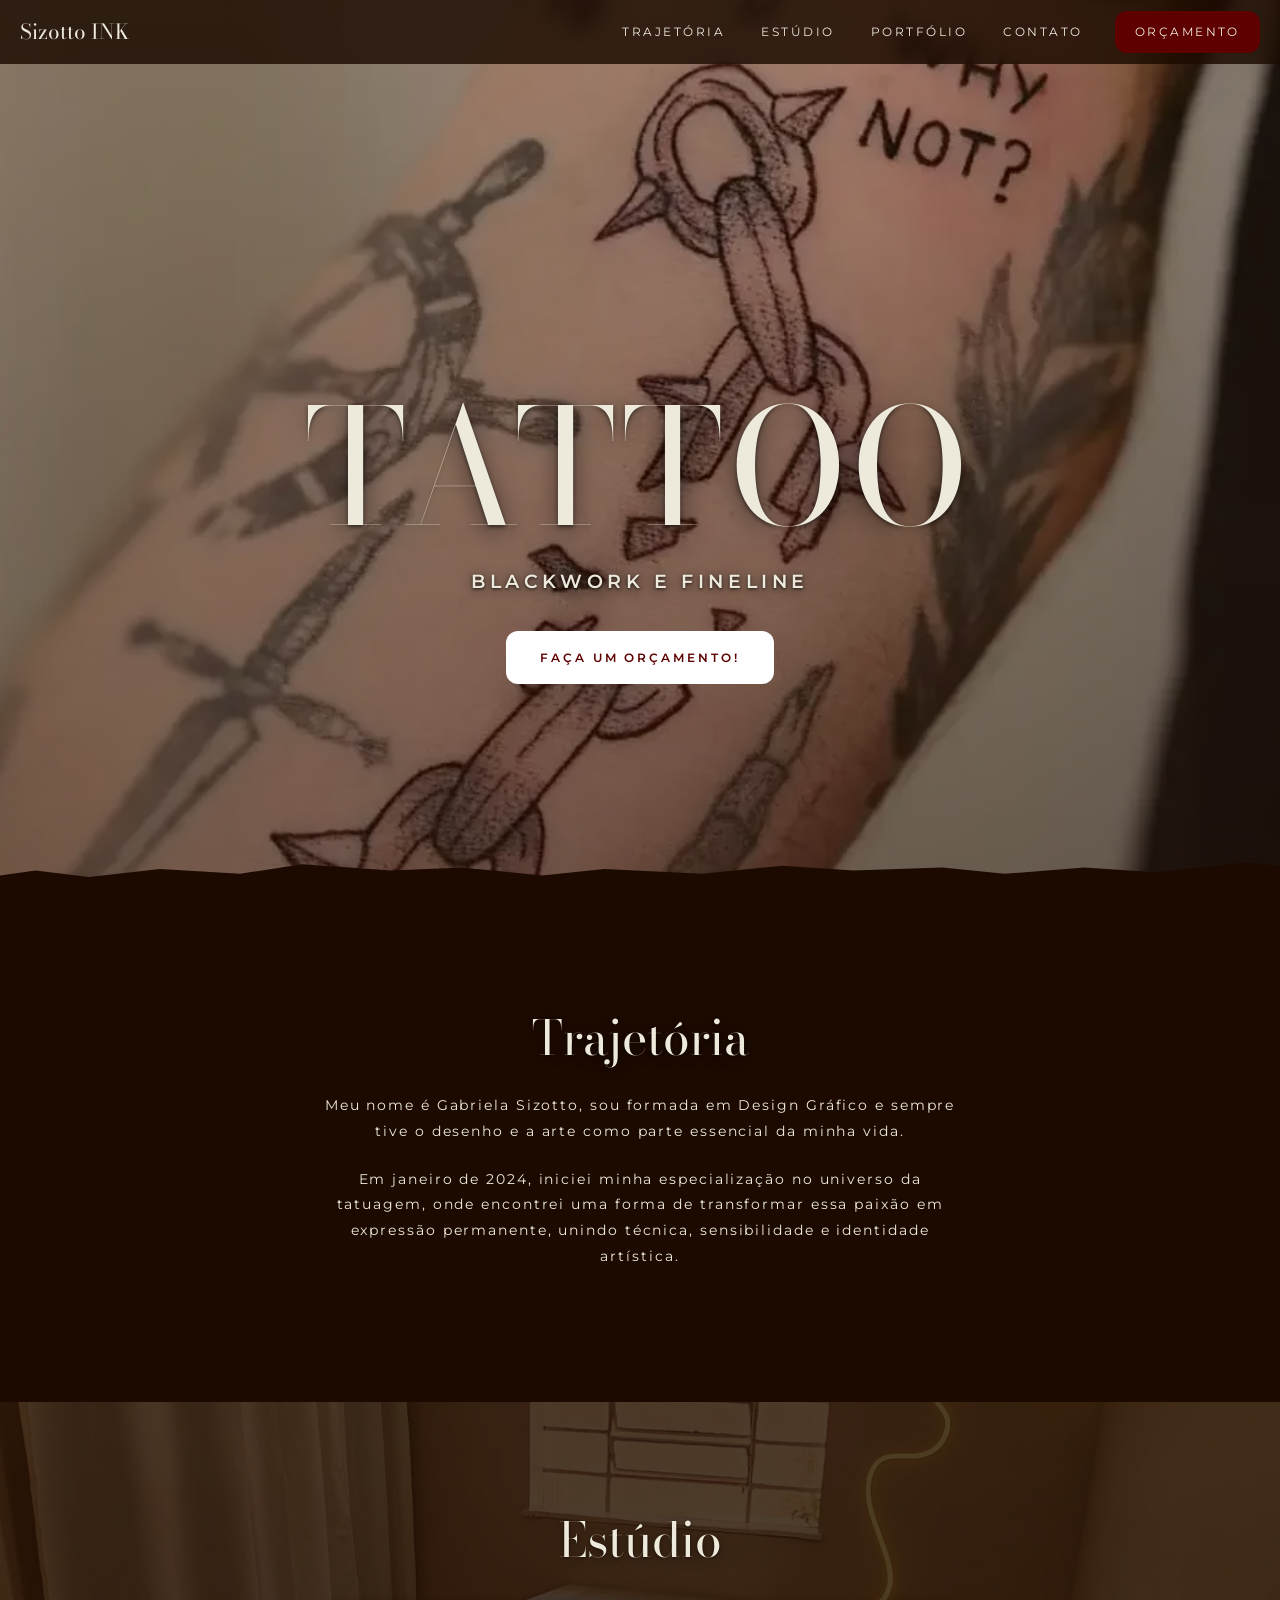
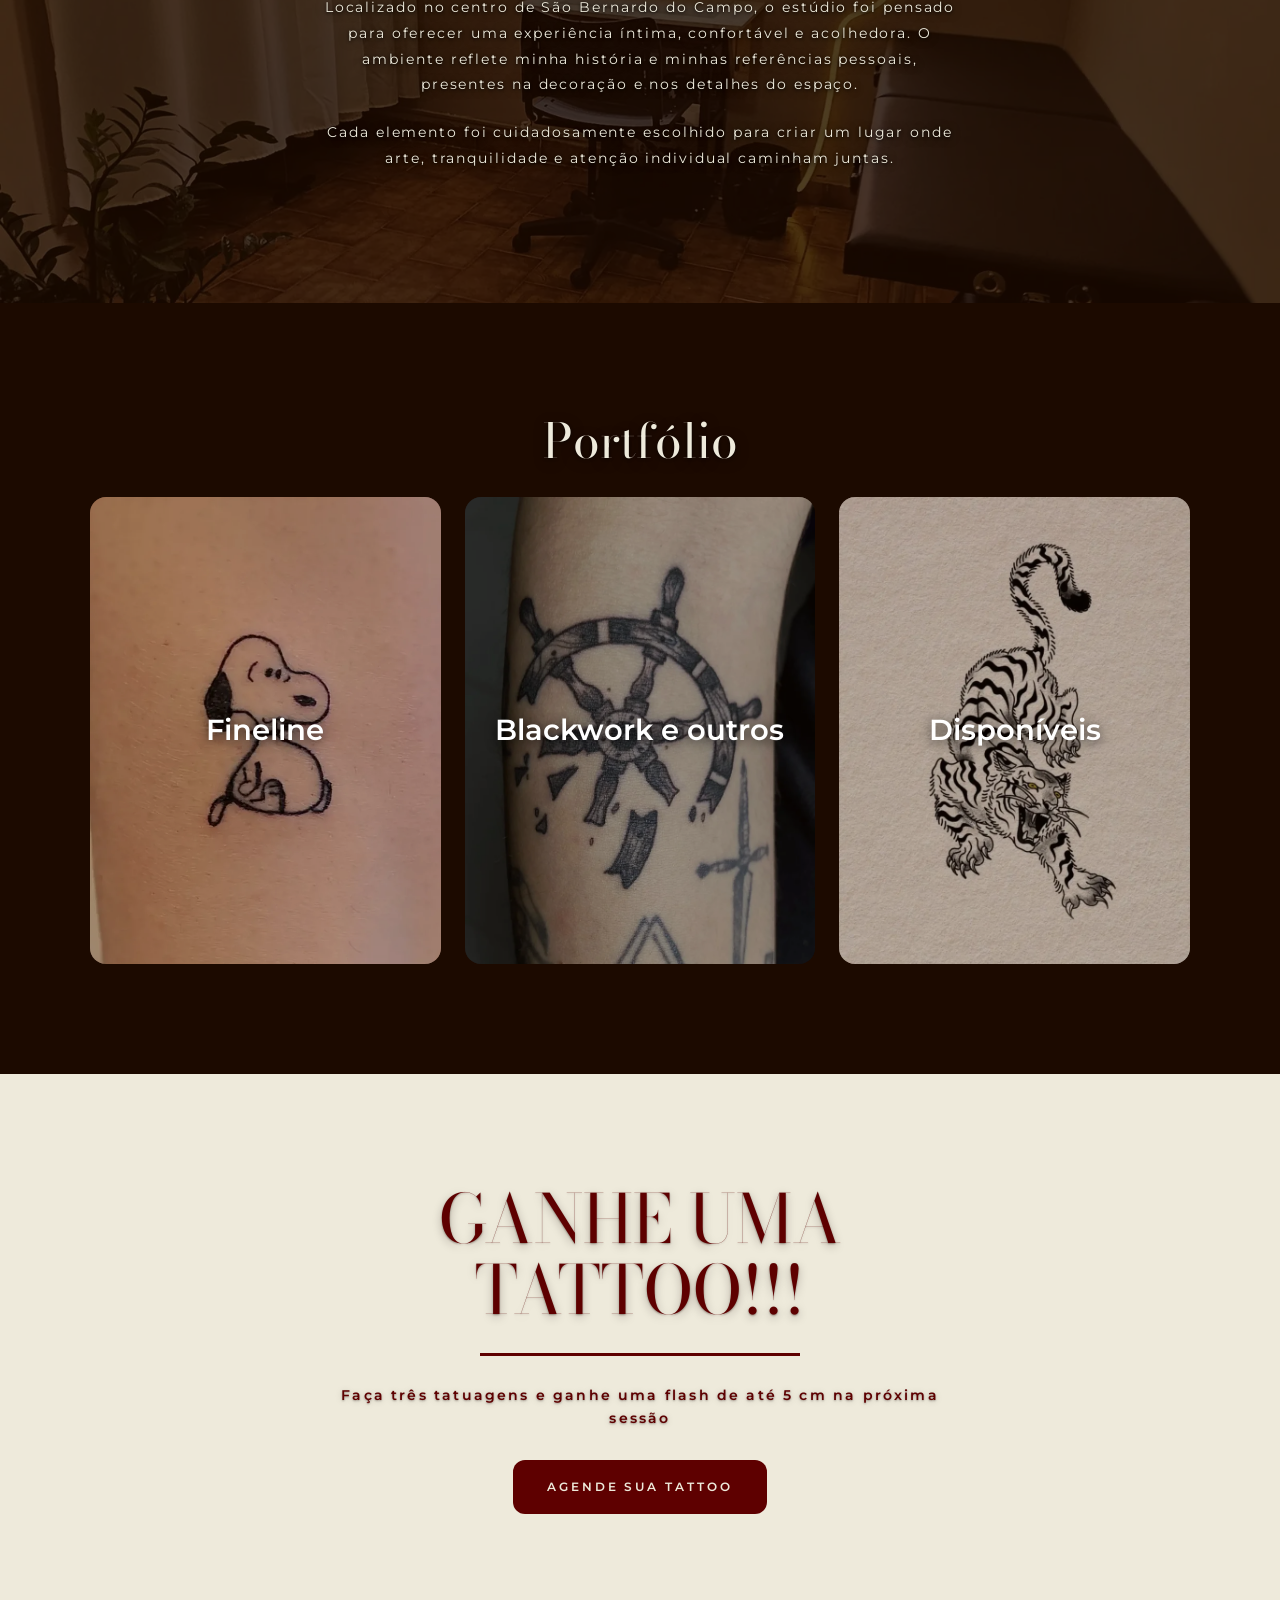
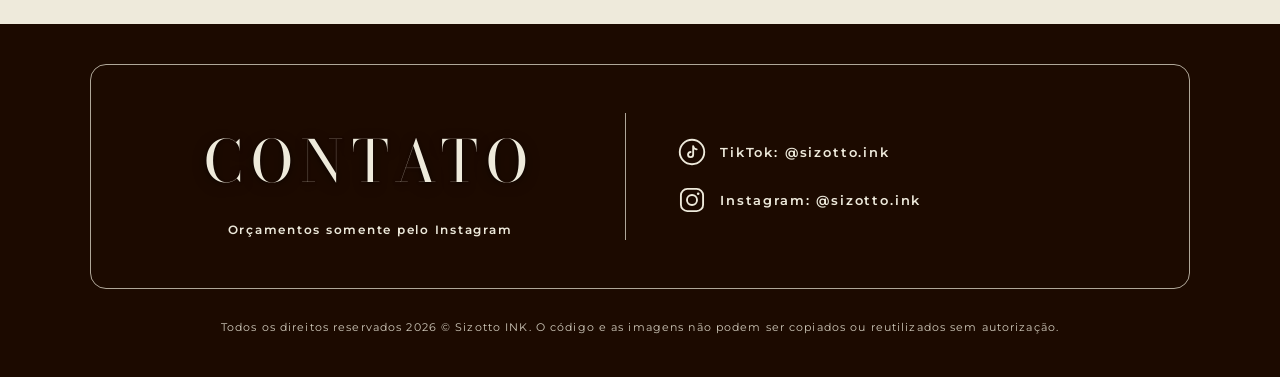
<file: index.html>
<!DOCTYPE html>
<html lang="pt-BR">
<head>
  <meta charset="utf-8">
  <meta name="viewport" content="width=device-width, initial-scale=1">
  <title>Tatuagem em São Bernardo do Campo | Sizotto INK</title>
  <meta name="description" content="Estúdio de tatuagem em São Bernardo do Campo com a tatuadora Gabriela Sizotto. Fineline, blackwork e flashes disponíveis. Faça seu orçamento.">
  <meta name="theme-color" content="#1C0A00">
  <link rel="icon" href="/favicon.svg" type="image/svg+xml">
  <link rel="canonical" href="https://sizottoink.vercel.app/">
  <!-- Search Console: para verificar o site, cole aqui a meta tag fornecida pelo Google, por exemplo <meta name="google-site-verification" content="CÓDIGO"> -->

  <meta property="og:type" content="website">
  <meta property="og:locale" content="pt_BR">
  <meta property="og:title" content="Sizotto INK | Tatuagem Fineline e Blackwork">
  <meta property="og:description" content="Fineline, blackwork e flashes disponíveis em São Bernardo do Campo.">
  <meta property="og:image" content="https://sizottoink.vercel.app/img/og-capa.jpg">
  <meta property="og:image:width" content="1200">
  <meta property="og:image:height" content="630">
  <meta property="og:image:alt" content="Sizotto INK, estúdio de tatuagem fineline e blackwork em São Bernardo do Campo">
  <meta property="og:url" content="https://sizottoink.vercel.app/">
  <meta name="twitter:card" content="summary_large_image">

  <link rel="preconnect" href="https://fonts.googleapis.com">
  <link rel="preconnect" href="https://fonts.gstatic.com" crossorigin>
  <link rel="stylesheet" href="https://fonts.googleapis.com/css2?family=Bodoni+Moda:opsz,wght@6..96,400&family=Montserrat:wght@400;500;600&display=swap">
  <link rel="preload" as="image" href="img/hero-corrente-mobile.webp" media="(max-width: 767px)" fetchpriority="high">
  <link rel="preload" as="image" href="img/hero-corrente.webp" media="(min-width: 768px)" fetchpriority="high">
  <link rel="stylesheet" href="css/variables.css">
  <link rel="stylesheet" href="css/base.css">
  <link rel="stylesheet" href="css/components.css">

  <script type="application/ld+json">
  {
    "@context": "https://schema.org",
    "@graph": [
      {
        "@type": "WebSite",
        "@id": "https://sizottoink.vercel.app/#website",
        "url": "https://sizottoink.vercel.app/",
        "name": "Sizotto INK",
        "inLanguage": "pt-BR"
      },
      {
        "@type": "TattooParlor",
        "@id": "https://sizottoink.vercel.app/#estudio",
        "name": "Sizotto INK",
        "description": "Estúdio de tatuagem fineline e blackwork da tatuadora Gabriela Sizotto, em São Bernardo do Campo.",
        "url": "https://sizottoink.vercel.app/",
        "image": "https://sizottoink.vercel.app/img/og-capa.jpg",
        "founder": {
          "@type": "Person",
          "name": "Gabriela Sizotto"
        },
        "address": {
          "@type": "PostalAddress",
          "addressLocality": "São Bernardo do Campo",
          "addressRegion": "SP",
          "addressCountry": "BR"
        },
        "sameAs": [
          "https://www.instagram.com/sizotto.ink",
          "https://www.tiktok.com/@sizotto.ink"
        ]
      }
    ]
  }
  </script>
</head>
<body>
  <a class="skip" href="#conteudo">Ir para o conteúdo</a>

  <header class="nav" id="nav">
    <a class="nav__logo" href="#topo" aria-label="Sizotto INK, voltar ao topo">Sizotto INK</a>
    <button class="nav__toggle" aria-expanded="false" aria-controls="menu" aria-label="Abrir menu">
      <span></span><span></span><span></span>
    </button>
    <nav id="menu" class="nav__menu" aria-label="Principal">
      <a href="#trajetoria">Trajetória</a>
      <a href="#estudio">Estúdio</a>
      <a href="#portfolio">Portfólio</a>
      <a href="#contato">Contato</a>
      <a class="nav__cta" href="orcamento.html">Orçamento</a>
    </nav>
  </header>

  <main id="conteudo">
    <section class="hero" id="topo">
      <picture>
        <source media="(max-width: 767px)" srcset="img/hero-corrente-mobile.webp" width="800" height="1067">
        <img class="hero__img" src="img/hero-corrente.webp" alt="Detalhe de tatuagem blackwork de corrente quebrada em pontilhismo no braço" width="1166" height="656" fetchpriority="high">
      </picture>
      <div class="hero__overlay"></div>
      <div class="hero__content">
        <h1 class="hero__title">TATTOO</h1>
        <p class="hero__sub">Blackwork e Fineline</p>
        <a class="btn btn--light" href="orcamento.html">Faça um orçamento!</a>
      </div>
      <svg class="hero__edge" viewBox="0 0 1440 60" preserveAspectRatio="none" aria-hidden="true">
        <path d="M0 60V28l40-6 60 8 80-10 90 6 70-12 100 8 80-4 90 10 70-8 110 6 90-10 80 6 100-4 70 8 90-8 80 6 100-12 80 8 90-4 70 6 90-8 100 6 70-6 60 4V60Z"/>
      </svg>
    </section>

    <section class="section section--dark" id="trajetoria">
      <div class="container container--text">
        <h2 class="section__title">Trajetória</h2>
        <p class="text">Meu nome é Gabriela Sizotto, sou formada em Design Gráfico e sempre tive o desenho e a arte como parte essencial da minha vida.</p>
        <p class="text">Em janeiro de 2024, iniciei minha especialização no universo da tatuagem, onde encontrei uma forma de transformar essa paixão em expressão permanente, unindo técnica, sensibilidade e identidade artística.</p>
      </div>
    </section>

    <section class="studio" id="estudio">
      <img class="studio__img" src="img/estudio.webp" alt="Sala do estúdio Sizotto INK com maca preta, cadeira, mesa de luz e janela de vidro" width="1600" height="1340" loading="lazy">
      <div class="studio__overlay"></div>
      <div class="container container--text studio__content">
        <h2 class="section__title">Estúdio</h2>
        <p class="text">Localizado no centro de São Bernardo do Campo, o estúdio foi pensado para oferecer uma experiência íntima, confortável e acolhedora. O ambiente reflete minha história e minhas referências pessoais, presentes na decoração e nos detalhes do espaço.</p>
        <p class="text">Cada elemento foi cuidadosamente escolhido para criar um lugar onde arte, tranquilidade e atenção individual caminham juntas.</p>
      </div>
    </section>

    <section class="section section--dark" id="portfolio">
      <div class="container">
        <h2 class="section__title">Portfólio</h2>
        <ul class="cards">
          <li>
            <a class="card" href="fineline.html">
              <img src="img/fineline-snoopy.webp" alt="Tatuagem fineline pequena de um cachorro sentado no tornozelo" width="675" height="900" loading="lazy">
              <span class="card__label">Fineline</span>
            </a>
          </li>
          <li>
            <a class="card" href="blackwork.html">
              <img src="img/blackwork-leme.webp" alt="Tatuagem blackwork de leme de navio quebrado no antebraço" width="750" height="1000" loading="lazy">
              <span class="card__label">Blackwork e outros</span>
            </a>
          </li>
          <li>
            <a class="card" href="disponiveis.html">
              <img src="img/flash-tigre.webp" alt="Flash disponível de um tigre desenhado em preto sobre papel creme" width="750" height="1000" loading="lazy">
              <span class="card__label">Disponíveis</span>
            </a>
          </li>
        </ul>
      </div>
    </section>

    <section class="section section--light promo" id="promocao">
      <div class="container container--text">
        <h2 class="promo__title">Ganhe uma tattoo!!!</h2>
        <hr class="promo__line">
        <p class="promo__text">Faça três tatuagens e ganhe uma flash de até 5 cm na próxima sessão</p>
        <a class="btn btn--wine" href="orcamento.html">Agende sua tattoo</a>
      </div>
    </section>
  </main>

  <footer class="section section--dark footer" id="contato">
    <div class="container">
      <div class="contact">
        <div class="contact__left">
          <h2 class="contact__title">Contato</h2>
          <p class="contact__note">Orçamentos somente pelo Instagram</p>
        </div>
        <ul class="contact__links">
          <li>
            <a href="https://www.tiktok.com/@sizotto.ink" target="_blank" rel="noopener">
              <svg viewBox="0 0 24 24" width="28" height="28" aria-hidden="true"><circle cx="12" cy="12" r="10.5" fill="none" stroke="currentColor" stroke-width="1.6"/><path d="M13 7v7.2a2.2 2.2 0 1 1-2.2-2.2M13 7c.3 1.7 1.4 2.6 3 2.8" fill="none" stroke="currentColor" stroke-width="1.6" stroke-linecap="round"/></svg>
              TikTok: @sizotto.ink
            </a>
          </li>
          <li>
            <a href="https://www.instagram.com/sizotto.ink" target="_blank" rel="noopener">
              <svg viewBox="0 0 24 24" width="28" height="28" aria-hidden="true"><rect x="2.5" y="2.5" width="19" height="19" rx="5.5" fill="none" stroke="currentColor" stroke-width="1.6"/><circle cx="12" cy="12" r="4.3" fill="none" stroke="currentColor" stroke-width="1.6"/><circle cx="17.3" cy="6.7" r="1.1" fill="currentColor"/></svg>
              Instagram: @sizotto.ink
            </a>
          </li>
        </ul>
      </div>
      <p class="footer__copy">Todos os direitos reservados 2026 © Sizotto INK. O código e as imagens não podem ser copiados ou reutilizados sem autorização.</p>
    </div>
  </footer>

  <a class="fab" href="orcamento.html">Orçamento</a>
  <script src="js/main.js" defer></script>
</body>
</html>
</file>
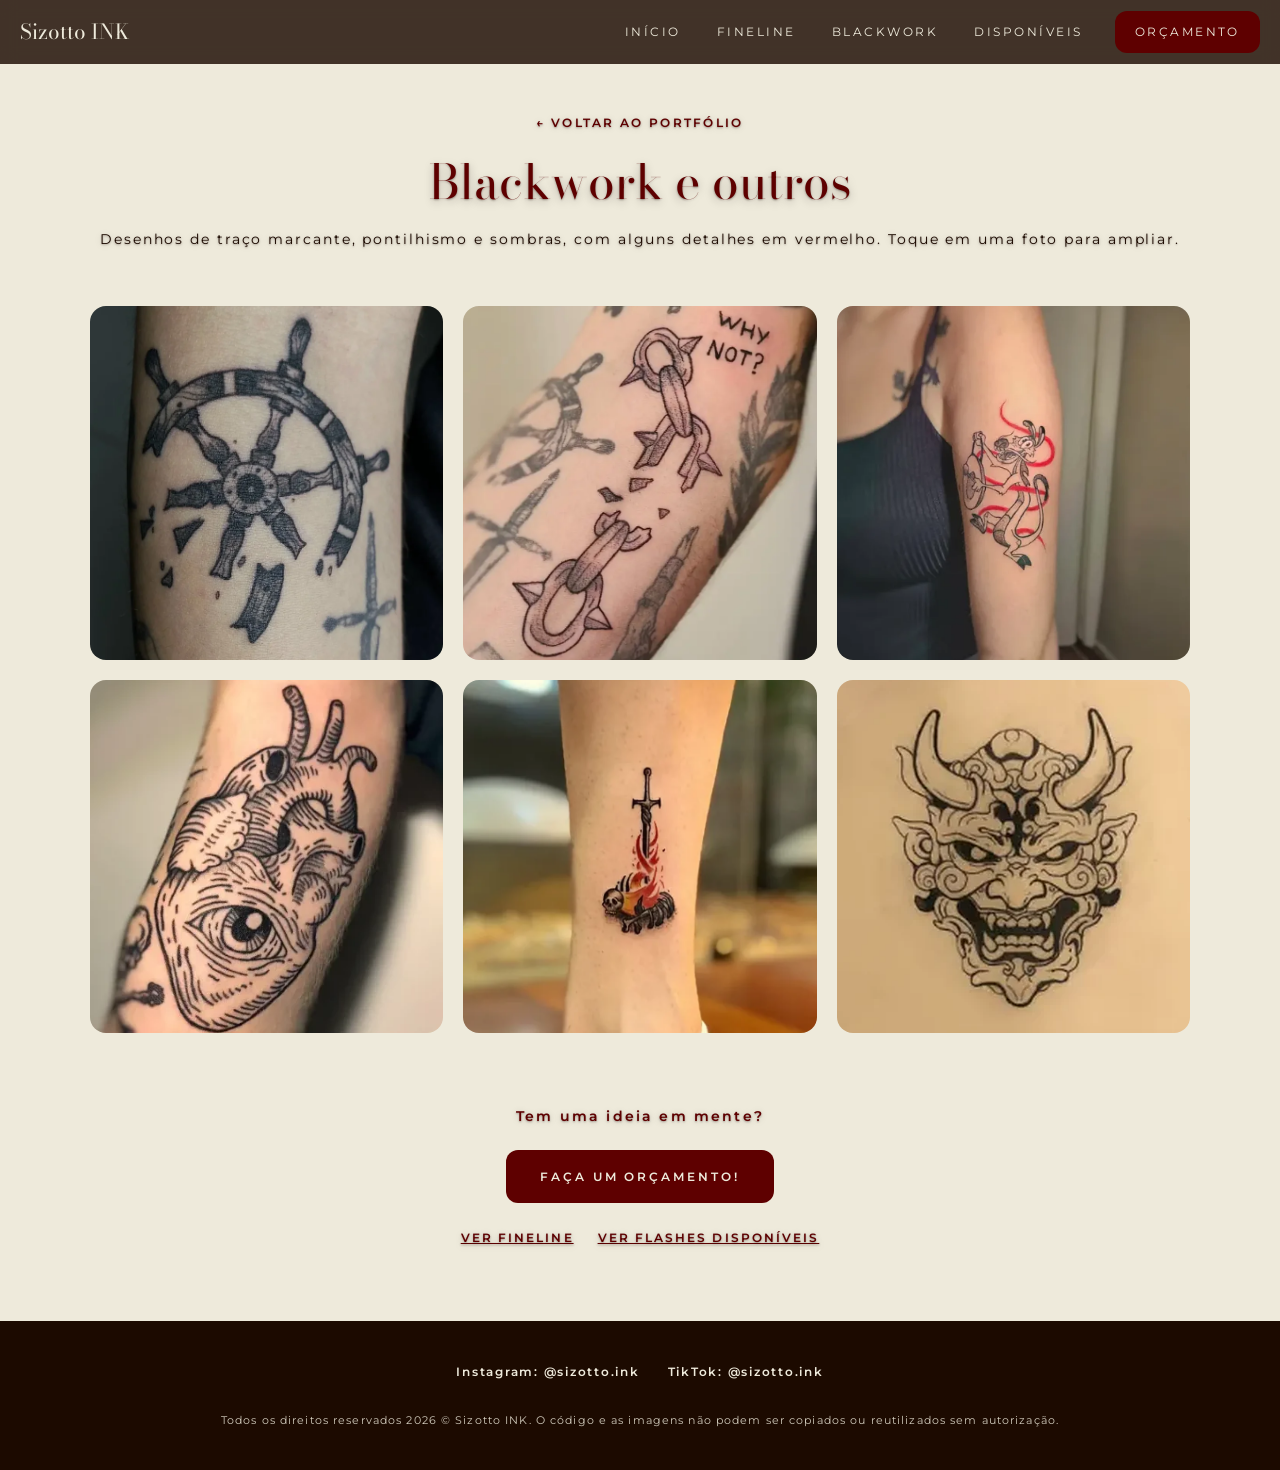
<file: blackwork.html>
<!DOCTYPE html>
<html lang="pt-BR">
<head>
  <meta charset="utf-8">
  <meta name="viewport" content="width=device-width, initial-scale=1">
  <title>Tatuagem Blackwork em São Bernardo do Campo | Sizotto INK</title>
  <meta name="description" content="Portfólio de tatuagens blackwork e outros estilos da Sizotto INK: traço marcante, pontilhismo e detalhes em vermelho. Estúdio em São Bernardo do Campo.">
  <meta name="theme-color" content="#1C0A00">
  <link rel="icon" href="/favicon.svg" type="image/svg+xml">
  <link rel="canonical" href="https://sizottoink.vercel.app/blackwork.html">

  <meta property="og:type" content="website">
  <meta property="og:locale" content="pt_BR">
  <meta property="og:title" content="Tatuagem Blackwork | Sizotto INK">
  <meta property="og:description" content="Tatuagens blackwork e outros estilos em São Bernardo do Campo.">
  <meta property="og:image" content="https://sizottoink.vercel.app/img/og-capa.jpg">
  <meta property="og:image:width" content="1200">
  <meta property="og:image:height" content="630">
  <meta property="og:image:alt" content="Sizotto INK, estúdio de tatuagem fineline e blackwork em São Bernardo do Campo">
  <meta property="og:url" content="https://sizottoink.vercel.app/blackwork.html">
  <meta name="twitter:card" content="summary_large_image">

  <link rel="preconnect" href="https://fonts.googleapis.com">
  <link rel="preconnect" href="https://fonts.gstatic.com" crossorigin>
  <link rel="stylesheet" href="https://fonts.googleapis.com/css2?family=Bodoni+Moda:opsz,wght@6..96,400&family=Montserrat:wght@400;500;600&display=swap">
  <link rel="stylesheet" href="css/variables.css">
  <link rel="stylesheet" href="css/base.css">
  <link rel="stylesheet" href="css/components.css">
  <link rel="stylesheet" href="css/gallery.css">
  <script type="application/ld+json">
  {
    "@context": "https://schema.org",
    "@type": "BreadcrumbList",
    "itemListElement": [
      {
        "@type": "ListItem",
        "position": 1,
        "name": "Início",
        "item": "https://sizottoink.vercel.app/"
      },
      {
        "@type": "ListItem",
        "position": 2,
        "name": "Blackwork e outros",
        "item": "https://sizottoink.vercel.app/blackwork.html"
      }
    ]
  }
  </script>
</head>
<body>
  <a class="skip" href="#conteudo">Ir para o conteúdo</a>

  <header class="nav" id="nav">
    <a class="nav__logo" href="index.html" aria-label="Sizotto INK, voltar para a página inicial">Sizotto INK</a>
    <button class="nav__toggle" aria-expanded="false" aria-controls="menu" aria-label="Abrir menu">
      <span></span><span></span><span></span>
    </button>
    <nav id="menu" class="nav__menu" aria-label="Principal">
      <a href="index.html">Início</a>
      <a href="fineline.html">Fineline</a>
      <a href="blackwork.html" aria-current="page">Blackwork</a>
      <a href="disponiveis.html">Disponíveis</a>
      <a class="nav__cta" href="orcamento.html">Orçamento</a>
    </nav>
  </header>

  <main class="page" id="conteudo">
    <div class="container">
      <section class="page-head">
        <a class="back" href="index.html#portfolio">← Voltar ao portfólio</a>
        <h1 class="section__title">Blackwork e outros</h1>
        <p class="text">Desenhos de traço marcante, pontilhismo e sombras, com alguns detalhes em vermelho. Toque em uma foto para ampliar.</p>
      </section>

      <ul class="gallery" data-gallery aria-label="Galeria de tatuagens blackwork e outros estilos">
        <li><button class="thumb" type="button" aria-label="Ampliar foto: leme de navio quebrado"><img src="img/blackwork-leme.webp" alt="Tatuagem blackwork de leme de navio quebrado no antebraço" width="800" height="800" loading="lazy"></button></li>
        <li><button class="thumb" type="button" aria-label="Ampliar foto: correntes quebradas e adaga"><img src="img/blackwork-correntes.webp" alt="Tatuagem blackwork de correntes quebradas, adaga e a frase Why not? no braço" width="800" height="800" loading="lazy"></button></li>
        <li><button class="thumb" type="button" aria-label="Ampliar foto: personagem com escudo e fitas vermelhas"><img src="img/blackwork-personagem-escudo.webp" alt="Tatuagem de personagem de desenho animado com escudo e fitas vermelhas no braço" width="800" height="800" loading="lazy"></button></li>
        <li><button class="thumb" type="button" aria-label="Ampliar foto: coração anatômico com olho"><img src="img/blackwork-coracao-olho.webp" alt="Tatuagem blackwork de coração anatômico com um olho no antebraço" width="800" height="800" loading="lazy"></button></li>
        <li><button class="thumb" type="button" aria-label="Ampliar foto: espada na fogueira"><img src="img/blackwork-espada-fogueira.webp" alt="Tatuagem de espada cravada em uma fogueira com chamas vermelhas na perna" width="800" height="800" loading="lazy"></button></li>
        <li><button class="thumb" type="button" aria-label="Ampliar foto: máscara oni"><img src="img/blackwork-oni.webp" alt="Tatuagem blackwork de máscara oni com chifres" width="800" height="800" loading="lazy"></button></li>
      </ul>

      <section class="page-cta">
        <p class="page-cta__text">Tem uma ideia em mente?</p>
        <a class="btn btn--wine" href="orcamento.html">Faça um orçamento!</a>
        <nav class="also" aria-label="Outras galerias">
          <a href="fineline.html">Ver fineline</a>
          <a href="disponiveis.html">Ver flashes disponíveis</a>
        </nav>
      </section>
    </div>
  </main>

  <footer class="section section--dark footer footer--simple">
    <div class="container">
      <ul class="footer__social">
        <li><a href="https://www.instagram.com/sizotto.ink" target="_blank" rel="noopener">Instagram: @sizotto.ink</a></li>
        <li><a href="https://www.tiktok.com/@sizotto.ink" target="_blank" rel="noopener">TikTok: @sizotto.ink</a></li>
      </ul>
      <p class="footer__copy">Todos os direitos reservados 2026 © Sizotto INK. O código e as imagens não podem ser copiados ou reutilizados sem autorização.</p>
    </div>
  </footer>

  <div class="lightbox" id="lightbox" role="dialog" aria-modal="true" aria-label="Foto ampliada" aria-hidden="true">
    <button class="lightbox__btn lightbox__close" type="button" aria-label="Fechar">×</button>
    <button class="lightbox__btn lightbox__prev" type="button" aria-label="Foto anterior">‹</button>
    <img class="lightbox__img" alt="">
    <p class="lightbox__cap"></p>
    <p class="lightbox__count"></p>
    <button class="lightbox__btn lightbox__next" type="button" aria-label="Próxima foto">›</button>
  </div>

  <script src="js/main.js" defer></script>
  <script src="js/gallery.js" defer></script>
</body>
</html>
</file>
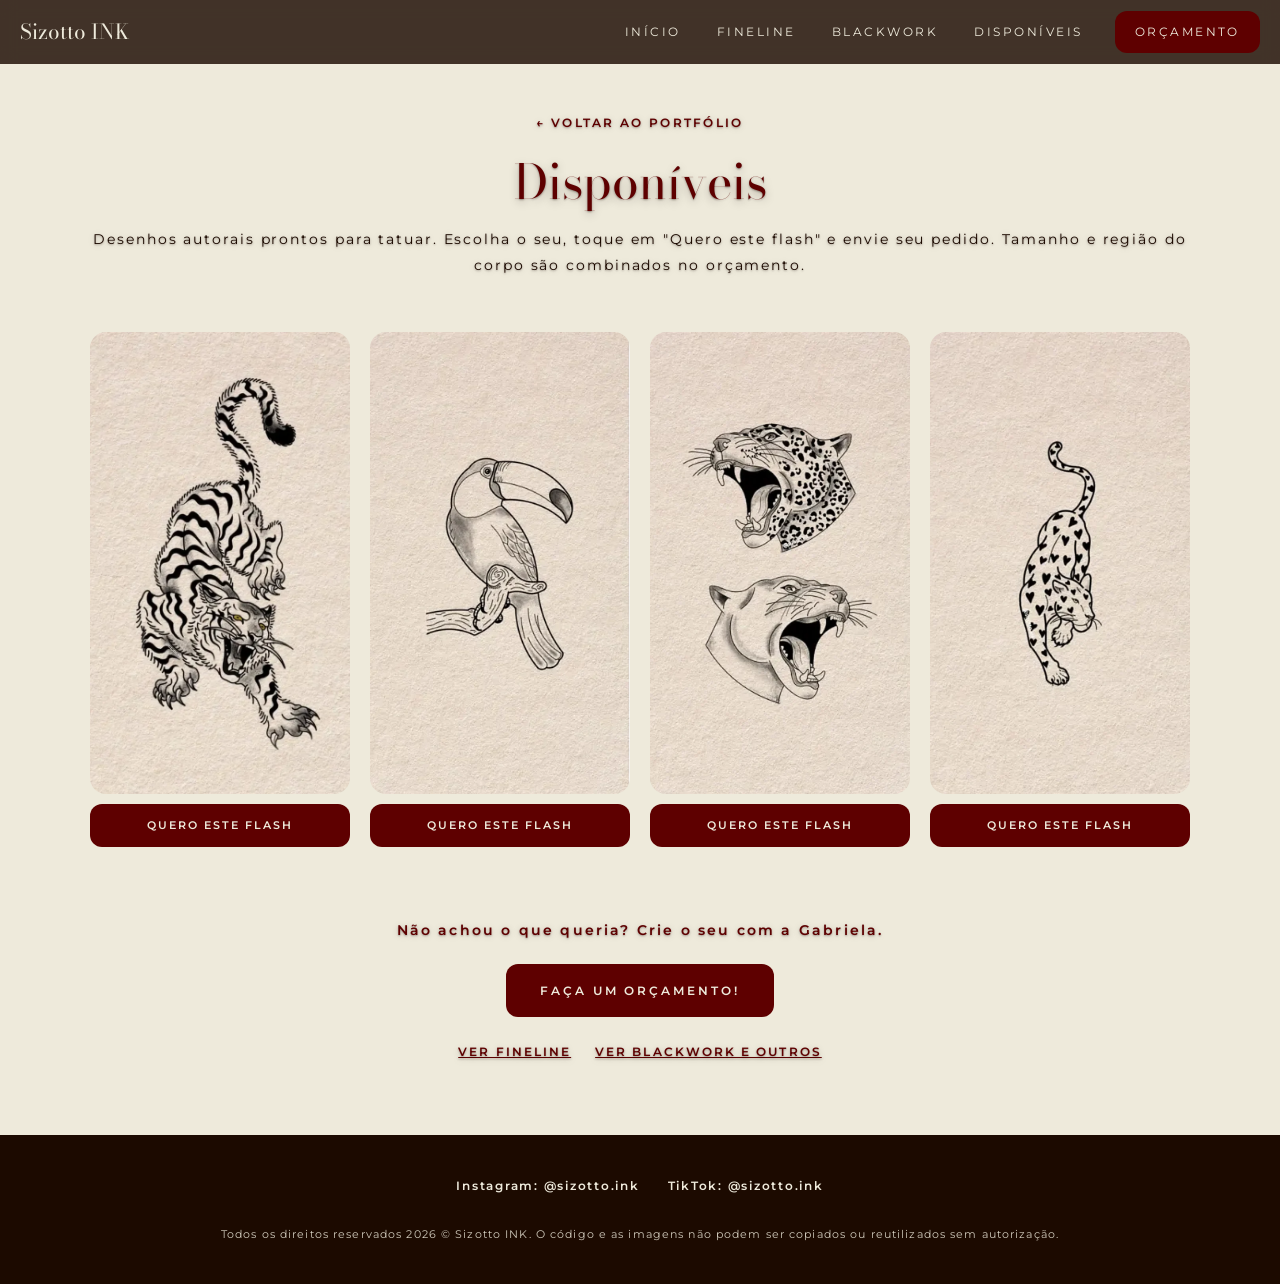
<file: disponiveis.html>
<!DOCTYPE html>
<html lang="pt-BR">
<head>
  <meta charset="utf-8">
  <meta name="viewport" content="width=device-width, initial-scale=1">
  <title>Flashes de Tatuagem Disponíveis | Sizotto INK</title>
  <meta name="description" content="Flashes de tatuagem disponíveis na Sizotto INK: desenhos autorais prontos para tatuar. Escolha o seu e peça orçamento. São Bernardo do Campo.">
  <meta name="theme-color" content="#1C0A00">
  <link rel="icon" href="/favicon.svg" type="image/svg+xml">
  <link rel="canonical" href="https://sizottoink.vercel.app/disponiveis.html">

  <meta property="og:type" content="website">
  <meta property="og:locale" content="pt_BR">
  <meta property="og:title" content="Flashes Disponíveis | Sizotto INK">
  <meta property="og:description" content="Desenhos prontos para tatuar. Escolha seu flash e peça orçamento.">
  <meta property="og:image" content="https://sizottoink.vercel.app/img/og-capa.jpg">
  <meta property="og:image:width" content="1200">
  <meta property="og:image:height" content="630">
  <meta property="og:image:alt" content="Sizotto INK, estúdio de tatuagem fineline e blackwork em São Bernardo do Campo">
  <meta property="og:url" content="https://sizottoink.vercel.app/disponiveis.html">
  <meta name="twitter:card" content="summary_large_image">

  <link rel="preconnect" href="https://fonts.googleapis.com">
  <link rel="preconnect" href="https://fonts.gstatic.com" crossorigin>
  <link rel="stylesheet" href="https://fonts.googleapis.com/css2?family=Bodoni+Moda:opsz,wght@6..96,400&family=Montserrat:wght@400;500;600&display=swap">
  <link rel="stylesheet" href="css/variables.css">
  <link rel="stylesheet" href="css/base.css">
  <link rel="stylesheet" href="css/components.css">
  <link rel="stylesheet" href="css/gallery.css">
  <script type="application/ld+json">
  {
    "@context": "https://schema.org",
    "@type": "BreadcrumbList",
    "itemListElement": [
      {
        "@type": "ListItem",
        "position": 1,
        "name": "Início",
        "item": "https://sizottoink.vercel.app/"
      },
      {
        "@type": "ListItem",
        "position": 2,
        "name": "Disponíveis",
        "item": "https://sizottoink.vercel.app/disponiveis.html"
      }
    ]
  }
  </script>
</head>
<body>
  <a class="skip" href="#conteudo">Ir para o conteúdo</a>

  <header class="nav" id="nav">
    <a class="nav__logo" href="index.html" aria-label="Sizotto INK, voltar para a página inicial">Sizotto INK</a>
    <button class="nav__toggle" aria-expanded="false" aria-controls="menu" aria-label="Abrir menu">
      <span></span><span></span><span></span>
    </button>
    <nav id="menu" class="nav__menu" aria-label="Principal">
      <a href="index.html">Início</a>
      <a href="fineline.html">Fineline</a>
      <a href="blackwork.html">Blackwork</a>
      <a href="disponiveis.html" aria-current="page">Disponíveis</a>
      <a class="nav__cta" href="orcamento.html">Orçamento</a>
    </nav>
  </header>

  <main class="page" id="conteudo">
    <div class="container">
      <section class="page-head">
        <a class="back" href="index.html#portfolio">← Voltar ao portfólio</a>
        <h1 class="section__title">Disponíveis</h1>
        <p class="text">Desenhos autorais prontos para tatuar. Escolha o seu, toque em "Quero este flash" e envie seu pedido. Tamanho e região do corpo são combinados no orçamento.</p>
      </section>

      <ul class="gallery gallery--flash" data-gallery aria-label="Flashes de tatuagem disponíveis">
        <li class="flash">
          <button class="thumb" type="button" data-flash="tigre" aria-label="Ampliar flash: tigre"><img src="img/flash-tigre.webp" alt="Flash de tigre rugindo em traços pretos sobre papel creme" width="450" height="800" loading="lazy"></button>
          <a class="flash__cta" href="orcamento.html?flash=tigre">Quero este flash</a>
        </li>
        <li class="flash">
          <button class="thumb" type="button" data-flash="tucano" aria-label="Ampliar flash: tucano"><img src="img/flash-tucano.webp" alt="Flash de tucano pousado em um galho, desenhado em preto e cinza" width="450" height="800" loading="lazy"></button>
          <a class="flash__cta" href="orcamento.html?flash=tucano">Quero este flash</a>
        </li>
        <li class="flash">
          <button class="thumb" type="button" data-flash="onca-e-pantera" aria-label="Ampliar flash: onça e pantera"><img src="img/flash-onca-e-pantera.webp" alt="Flash de duas cabeças de felinos rugindo, uma onça pintada e uma pantera" width="450" height="800" loading="lazy"></button>
          <a class="flash__cta" href="orcamento.html?flash=onca-e-pantera">Quero este flash</a>
        </li>
        <li class="flash">
          <button class="thumb" type="button" data-flash="onca-coracoes" aria-label="Ampliar flash: onça com corações"><img src="img/flash-onca-coracoes.webp" alt="Flash de onça pintada com corações nas manchas, em traços pretos" width="450" height="800" loading="lazy"></button>
          <a class="flash__cta" href="orcamento.html?flash=onca-coracoes">Quero este flash</a>
        </li>
      </ul>

      <section class="page-cta">
        <p class="page-cta__text">Não achou o que queria? Crie o seu com a Gabriela.</p>
        <a class="btn btn--wine" href="orcamento.html">Faça um orçamento!</a>
        <nav class="also" aria-label="Outras galerias">
          <a href="fineline.html">Ver fineline</a>
          <a href="blackwork.html">Ver blackwork e outros</a>
        </nav>
      </section>
    </div>
  </main>

  <footer class="section section--dark footer footer--simple">
    <div class="container">
      <ul class="footer__social">
        <li><a href="https://www.instagram.com/sizotto.ink" target="_blank" rel="noopener">Instagram: @sizotto.ink</a></li>
        <li><a href="https://www.tiktok.com/@sizotto.ink" target="_blank" rel="noopener">TikTok: @sizotto.ink</a></li>
      </ul>
      <p class="footer__copy">Todos os direitos reservados 2026 © Sizotto INK. O código e as imagens não podem ser copiados ou reutilizados sem autorização.</p>
    </div>
  </footer>

  <div class="lightbox" id="lightbox" role="dialog" aria-modal="true" aria-label="Flash ampliado" aria-hidden="true">
    <button class="lightbox__btn lightbox__close" type="button" aria-label="Fechar">×</button>
    <button class="lightbox__btn lightbox__prev" type="button" aria-label="Flash anterior">‹</button>
    <img class="lightbox__img" alt="">
    <p class="lightbox__cap"></p>
    <p class="lightbox__count"></p>
    <a class="btn btn--wine lightbox__cta" href="orcamento.html" hidden>Quero este flash</a>
    <button class="lightbox__btn lightbox__next" type="button" aria-label="Próximo flash">›</button>
  </div>

  <script src="js/main.js" defer></script>
  <script src="js/gallery.js" defer></script>
</body>
</html>
</file>
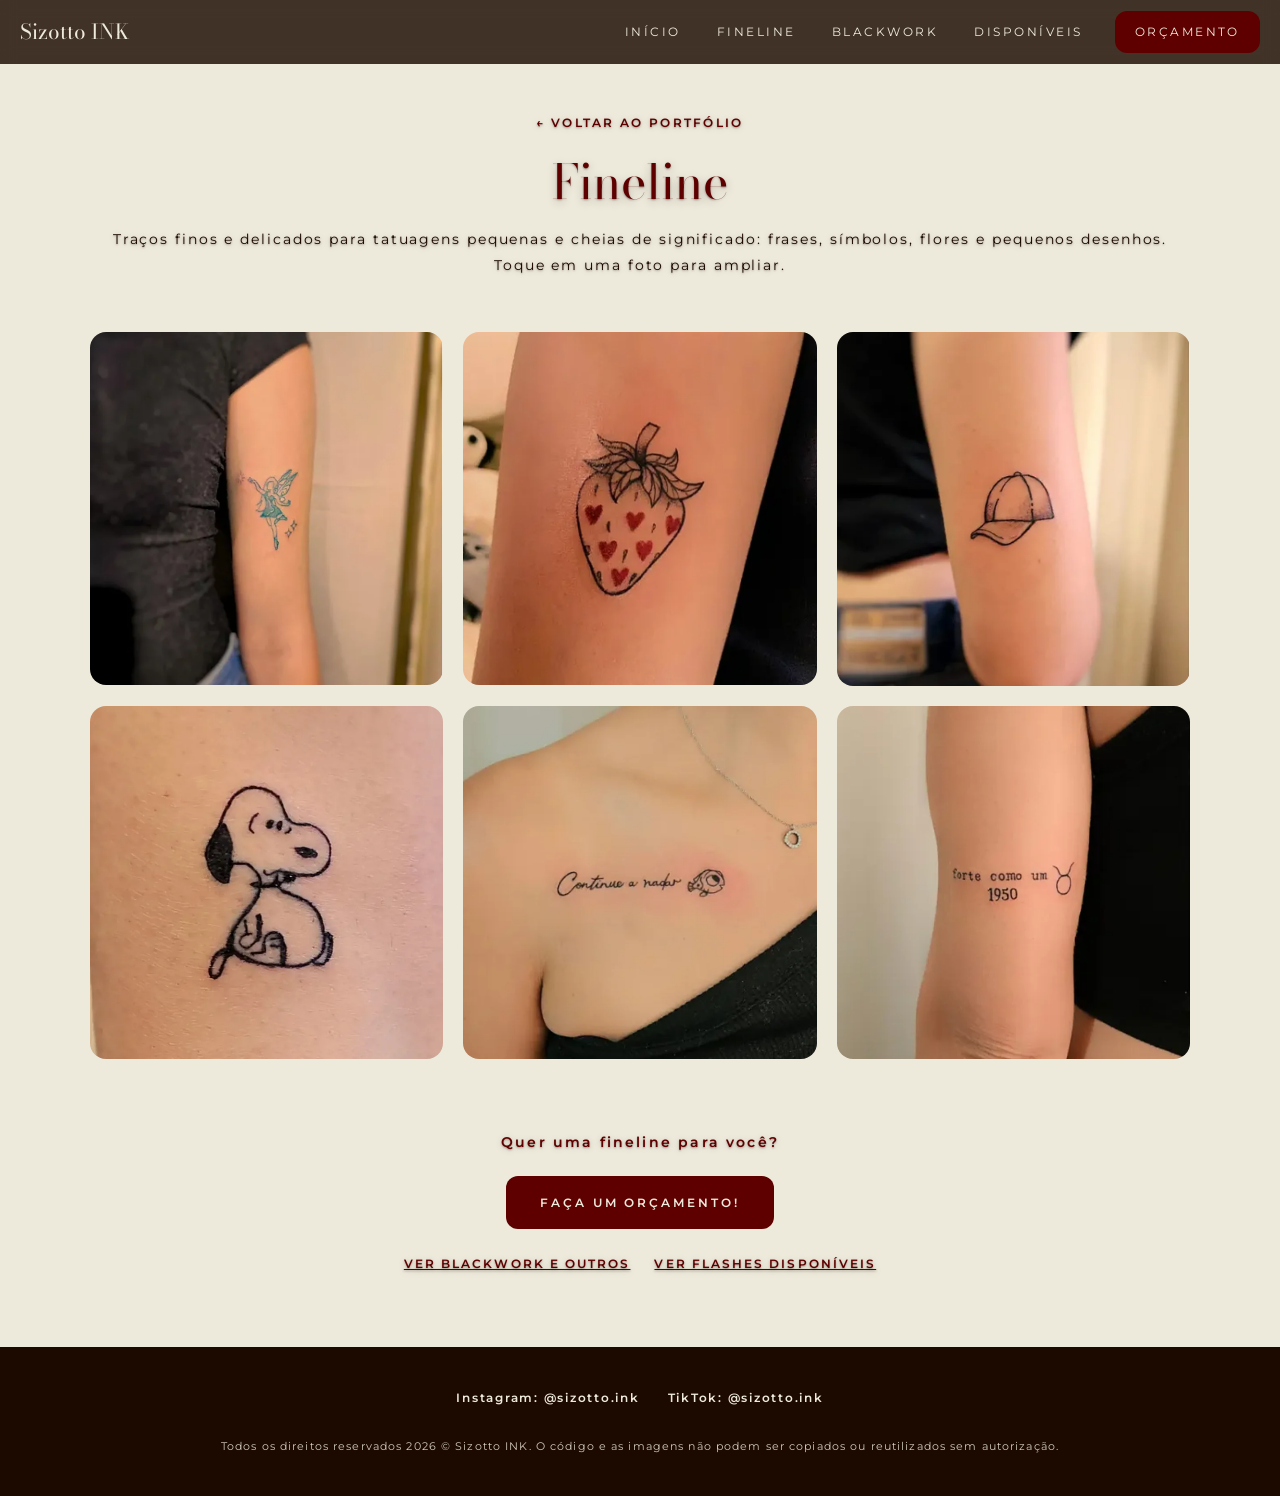
<file: fineline.html>
<!DOCTYPE html>
<html lang="pt-BR">
<head>
  <meta charset="utf-8">
  <meta name="viewport" content="width=device-width, initial-scale=1">
  <title>Tatuagem Fineline em São Bernardo do Campo | Sizotto INK</title>
  <meta name="description" content="Portfólio de tatuagens fineline da Sizotto INK: traços finos, delicados e pequenos desenhos com significado. Estúdio em São Bernardo do Campo.">
  <meta name="theme-color" content="#1C0A00">
  <link rel="icon" href="/favicon.svg" type="image/svg+xml">
  <link rel="canonical" href="https://sizottoink.vercel.app/fineline.html">

  <meta property="og:type" content="website">
  <meta property="og:locale" content="pt_BR">
  <meta property="og:title" content="Tatuagem Fineline | Sizotto INK">
  <meta property="og:description" content="Tatuagens fineline delicadas em São Bernardo do Campo.">
  <meta property="og:image" content="https://sizottoink.vercel.app/img/og-capa.jpg">
  <meta property="og:image:width" content="1200">
  <meta property="og:image:height" content="630">
  <meta property="og:image:alt" content="Sizotto INK, estúdio de tatuagem fineline e blackwork em São Bernardo do Campo">
  <meta property="og:url" content="https://sizottoink.vercel.app/fineline.html">
  <meta name="twitter:card" content="summary_large_image">

  <link rel="preconnect" href="https://fonts.googleapis.com">
  <link rel="preconnect" href="https://fonts.gstatic.com" crossorigin>
  <link rel="stylesheet" href="https://fonts.googleapis.com/css2?family=Bodoni+Moda:opsz,wght@6..96,400&family=Montserrat:wght@400;500;600&display=swap">
  <link rel="stylesheet" href="css/variables.css">
  <link rel="stylesheet" href="css/base.css">
  <link rel="stylesheet" href="css/components.css">
  <link rel="stylesheet" href="css/gallery.css">
  <script type="application/ld+json">
  {
    "@context": "https://schema.org",
    "@type": "BreadcrumbList",
    "itemListElement": [
      {
        "@type": "ListItem",
        "position": 1,
        "name": "Início",
        "item": "https://sizottoink.vercel.app/"
      },
      {
        "@type": "ListItem",
        "position": 2,
        "name": "Fineline",
        "item": "https://sizottoink.vercel.app/fineline.html"
      }
    ]
  }
  </script>
</head>
<body>
  <a class="skip" href="#conteudo">Ir para o conteúdo</a>

  <header class="nav" id="nav">
    <a class="nav__logo" href="index.html" aria-label="Sizotto INK, voltar para a página inicial">Sizotto INK</a>
    <button class="nav__toggle" aria-expanded="false" aria-controls="menu" aria-label="Abrir menu">
      <span></span><span></span><span></span>
    </button>
    <nav id="menu" class="nav__menu" aria-label="Principal">
      <a href="index.html">Início</a>
      <a href="fineline.html" aria-current="page">Fineline</a>
      <a href="blackwork.html">Blackwork</a>
      <a href="disponiveis.html">Disponíveis</a>
      <a class="nav__cta" href="orcamento.html">Orçamento</a>
    </nav>
  </header>

  <main class="page" id="conteudo">
    <div class="container">
      <section class="page-head">
        <a class="back" href="index.html#portfolio">← Voltar ao portfólio</a>
        <h1 class="section__title">Fineline</h1>
        <p class="text">Traços finos e delicados para tatuagens pequenas e cheias de significado: frases, símbolos, flores e pequenos desenhos. Toque em uma foto para ampliar.</p>
      </section>

      <ul class="gallery" data-gallery aria-label="Galeria de tatuagens fineline">
        <li><button class="thumb" type="button" aria-label="Ampliar foto: fada azul com estrelas"><img src="img/fineline-fada.webp" alt="Tatuagem fineline de uma fada azul com varinha e estrelas no antebraço" width="800" height="800" loading="lazy"></button></li>
        <li><button class="thumb" type="button" aria-label="Ampliar foto: morango com corações"><img src="img/fineline-morango.webp" alt="Tatuagem fineline de um morango com corações vermelhos no braço" width="800" height="800" loading="lazy"></button></li>
        <li><button class="thumb" type="button" aria-label="Ampliar foto: boné"><img src="img/fineline-bone.webp" alt="Tatuagem fineline de um boné no braço" width="800" height="800" loading="lazy"></button></li>
        <li><button class="thumb" type="button" aria-label="Ampliar foto: cachorro sentado"><img src="img/fineline-snoopy.webp" alt="Tatuagem fineline pequena de um cachorro sentado no tornozelo" width="800" height="800" loading="lazy"></button></li>
        <li><button class="thumb" type="button" aria-label="Ampliar foto: frase Continue a nadar"><img src="img/fineline-continue-a-nadar.webp" alt="Tatuagem fineline com a frase Continue a nadar em letra cursiva, com um pequeno desenho ao lado, na clavícula" width="800" height="800" loading="lazy"></button></li>
        <li><button class="thumb" type="button" aria-label="Ampliar foto: frase forte como um 1950"><img src="img/fineline-forte-como-um-1950.webp" alt="Tatuagem fineline com a frase forte como um 1950 e o símbolo de touro no braço" width="800" height="800" loading="lazy"></button></li>
      </ul>

      <section class="page-cta">
        <p class="page-cta__text">Quer uma fineline para você?</p>
        <a class="btn btn--wine" href="orcamento.html">Faça um orçamento!</a>
        <nav class="also" aria-label="Outras galerias">
          <a href="blackwork.html">Ver blackwork e outros</a>
          <a href="disponiveis.html">Ver flashes disponíveis</a>
        </nav>
      </section>
    </div>
  </main>

  <footer class="section section--dark footer footer--simple">
    <div class="container">
      <ul class="footer__social">
        <li><a href="https://www.instagram.com/sizotto.ink" target="_blank" rel="noopener">Instagram: @sizotto.ink</a></li>
        <li><a href="https://www.tiktok.com/@sizotto.ink" target="_blank" rel="noopener">TikTok: @sizotto.ink</a></li>
      </ul>
      <p class="footer__copy">Todos os direitos reservados 2026 © Sizotto INK. O código e as imagens não podem ser copiados ou reutilizados sem autorização.</p>
    </div>
  </footer>

  <div class="lightbox" id="lightbox" role="dialog" aria-modal="true" aria-label="Foto ampliada" aria-hidden="true">
    <button class="lightbox__btn lightbox__close" type="button" aria-label="Fechar">×</button>
    <button class="lightbox__btn lightbox__prev" type="button" aria-label="Foto anterior">‹</button>
    <img class="lightbox__img" alt="">
    <p class="lightbox__cap"></p>
    <p class="lightbox__count"></p>
    <button class="lightbox__btn lightbox__next" type="button" aria-label="Próxima foto">›</button>
  </div>

  <script src="js/main.js" defer></script>
  <script src="js/gallery.js" defer></script>
</body>
</html>
</file>
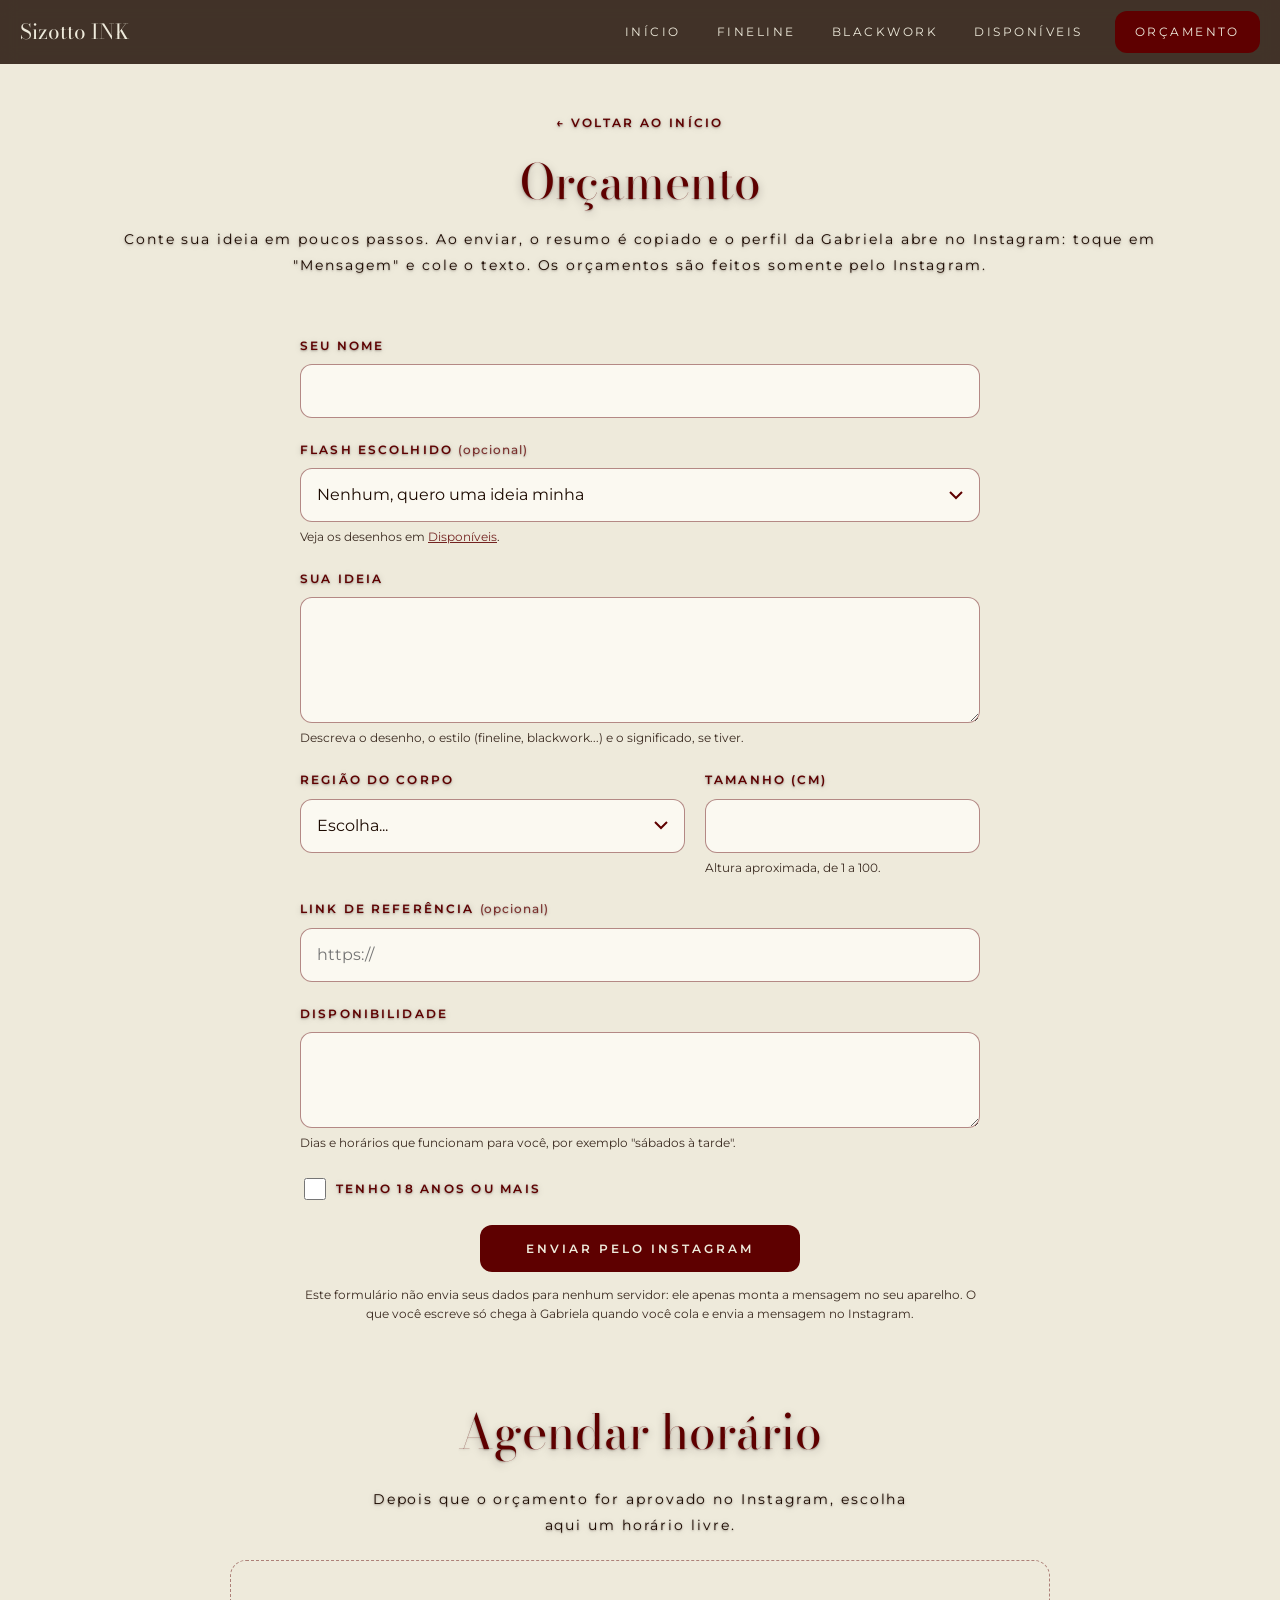
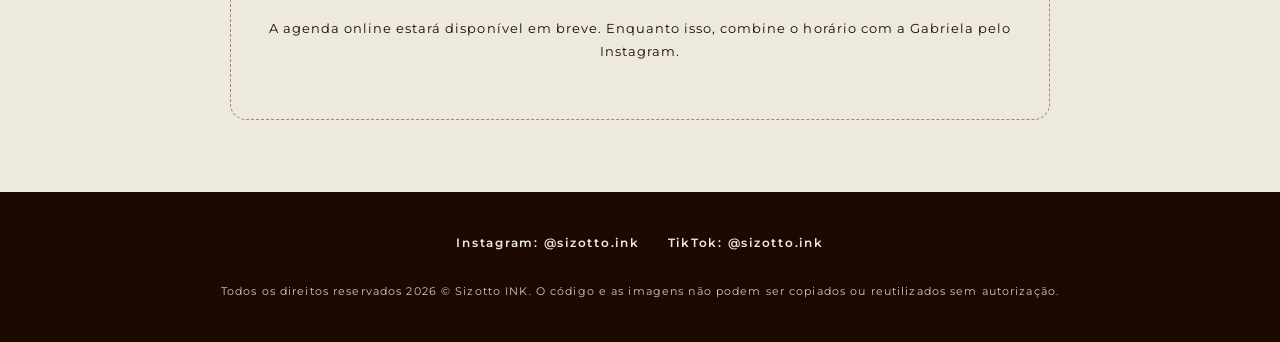
<file: orcamento.html>
<!DOCTYPE html>
<html lang="pt-BR">
<head>
  <meta charset="utf-8">
  <meta name="viewport" content="width=device-width, initial-scale=1">
  <title>Orçamento de Tatuagem em São Bernardo do Campo | Sizotto INK</title>
  <meta name="description" content="Peça seu orçamento de tatuagem na Sizotto INK: conte sua ideia, região do corpo e tamanho e envie pelo Instagram. Estúdio em São Bernardo do Campo.">
  <meta name="theme-color" content="#1C0A00">
  <link rel="icon" href="/favicon.svg" type="image/svg+xml">
  <link rel="canonical" href="https://sizottoink.vercel.app/orcamento.html">

  <meta property="og:type" content="website">
  <meta property="og:locale" content="pt_BR">
  <meta property="og:title" content="Orçamento de Tatuagem | Sizotto INK">
  <meta property="og:description" content="Conte sua ideia e peça seu orçamento pelo Instagram.">
  <meta property="og:image" content="https://sizottoink.vercel.app/img/og-capa.jpg">
  <meta property="og:image:width" content="1200">
  <meta property="og:image:height" content="630">
  <meta property="og:image:alt" content="Sizotto INK, estúdio de tatuagem fineline e blackwork em São Bernardo do Campo">
  <meta property="og:url" content="https://sizottoink.vercel.app/orcamento.html">
  <meta name="twitter:card" content="summary_large_image">

  <link rel="preconnect" href="https://fonts.googleapis.com">
  <link rel="preconnect" href="https://fonts.gstatic.com" crossorigin>
  <link rel="stylesheet" href="https://fonts.googleapis.com/css2?family=Bodoni+Moda:opsz,wght@6..96,400&family=Montserrat:wght@400;500;600&display=swap">
  <link rel="stylesheet" href="css/variables.css">
  <link rel="stylesheet" href="css/base.css">
  <link rel="stylesheet" href="css/components.css">
  <link rel="stylesheet" href="css/gallery.css">
  <link rel="stylesheet" href="css/form.css">
  <script type="application/ld+json">
  {
    "@context": "https://schema.org",
    "@type": "BreadcrumbList",
    "itemListElement": [
      {
        "@type": "ListItem",
        "position": 1,
        "name": "Início",
        "item": "https://sizottoink.vercel.app/"
      },
      {
        "@type": "ListItem",
        "position": 2,
        "name": "Orçamento",
        "item": "https://sizottoink.vercel.app/orcamento.html"
      }
    ]
  }
  </script>
</head>
<body>
  <a class="skip" href="#conteudo">Ir para o conteúdo</a>

  <header class="nav" id="nav">
    <a class="nav__logo" href="index.html" aria-label="Sizotto INK, voltar para a página inicial">Sizotto INK</a>
    <button class="nav__toggle" aria-expanded="false" aria-controls="menu" aria-label="Abrir menu">
      <span></span><span></span><span></span>
    </button>
    <nav id="menu" class="nav__menu" aria-label="Principal">
      <a href="index.html">Início</a>
      <a href="fineline.html">Fineline</a>
      <a href="blackwork.html">Blackwork</a>
      <a href="disponiveis.html">Disponíveis</a>
      <a class="nav__cta" href="orcamento.html" aria-current="page">Orçamento</a>
    </nav>
  </header>

  <main class="page" id="conteudo">
    <div class="container">
      <section class="page-head">
        <a class="back" href="index.html">← Voltar ao início</a>
        <h1 class="section__title">Orçamento</h1>
        <p class="text">Conte sua ideia em poucos passos. Ao enviar, o resumo é copiado e o perfil da Gabriela abre no Instagram: toque em "Mensagem" e cole o texto. Os orçamentos são feitos somente pelo Instagram.</p>
      </section>

      <div class="form-wrap">
        <form id="orcamento-form" novalidate>
          <div class="field">
            <label for="nome">Seu nome</label>
            <input type="text" id="nome" name="nome" autocomplete="name" maxlength="80" aria-describedby="erro-nome" required>
            <p class="field__error" id="erro-nome" role="alert"></p>
          </div>

          <div class="field">
            <label for="flash">Flash escolhido <span class="field__opt">(opcional)</span></label>
            <select id="flash" name="flash" aria-describedby="dica-flash">
              <option value="">Nenhum, quero uma ideia minha</option>
              <option value="tigre">Tigre</option>
              <option value="tucano">Tucano</option>
              <option value="onca-e-pantera">Onça e pantera</option>
              <option value="onca-coracoes">Onça com corações</option>
            </select>
            <p class="field__hint" id="dica-flash">Veja os desenhos em <a href="disponiveis.html">Disponíveis</a>.</p>
          </div>

          <div class="field">
            <label for="ideia">Sua ideia</label>
            <textarea id="ideia" name="ideia" rows="4" maxlength="800" aria-describedby="dica-ideia erro-ideia" required></textarea>
            <p class="field__hint" id="dica-ideia">Descreva o desenho, o estilo (fineline, blackwork...) e o significado, se tiver.</p>
            <p class="field__error" id="erro-ideia" role="alert"></p>
          </div>

          <div class="row">
            <div class="field">
              <label for="regiao">Região do corpo</label>
              <select id="regiao" name="regiao" aria-describedby="erro-regiao" required>
                <option value="">Escolha...</option>
                <option>Braço</option>
                <option>Antebraço</option>
                <option>Ombro ou clavícula</option>
                <option>Costas</option>
                <option>Peito ou costelas</option>
                <option>Coxa ou perna</option>
                <option>Panturrilha</option>
                <option>Tornozelo ou pé</option>
                <option>Mão ou dedos</option>
                <option>Pescoço</option>
                <option>Outra região</option>
              </select>
              <p class="field__error" id="erro-regiao" role="alert"></p>
            </div>

            <div class="field">
              <label for="tamanho">Tamanho (cm)</label>
              <input type="text" id="tamanho" name="tamanho" inputmode="decimal" autocomplete="off" maxlength="6" aria-describedby="dica-tamanho erro-tamanho" required>
              <p class="field__hint" id="dica-tamanho">Altura aproximada, de 1 a 100.</p>
              <p class="field__error" id="erro-tamanho" role="alert"></p>
            </div>
          </div>

          <div class="field">
            <label for="referencia">Link de referência <span class="field__opt">(opcional)</span></label>
            <input type="url" id="referencia" name="referencia" inputmode="url" autocomplete="off" maxlength="300" placeholder="https://" aria-describedby="erro-referencia">
            <p class="field__error" id="erro-referencia" role="alert"></p>
          </div>

          <div class="field">
            <label for="disponibilidade">Disponibilidade</label>
            <textarea id="disponibilidade" name="disponibilidade" rows="2" maxlength="300" aria-describedby="dica-disp erro-disponibilidade" required></textarea>
            <p class="field__hint" id="dica-disp">Dias e horários que funcionam para você, por exemplo "sábados à tarde".</p>
            <p class="field__error" id="erro-disponibilidade" role="alert"></p>
          </div>

          <div class="field field--check">
            <input type="checkbox" id="maior18" name="maior18" aria-describedby="erro-maior18">
            <label for="maior18">Tenho 18 anos ou mais</label>
            <p class="field__error" id="erro-maior18" role="alert"></p>
          </div>

          <button class="btn btn--wine form__submit" type="submit">Enviar pelo Instagram</button>
          <p class="field__hint form__privacy">Este formulário não envia seus dados para nenhum servidor: ele apenas monta a mensagem no seu aparelho. O que você escreve só chega à Gabriela quando você cola e envia a mensagem no Instagram.</p>
        </form>

        <section class="resumo" id="resumo" aria-labelledby="resumo-titulo" hidden>
          <h2 class="resumo__title" id="resumo-titulo">Seu resumo</h2>
          <p class="resumo__status" id="resumo-status" role="status"></p>
          <label class="sr-only" for="resumo-texto">Resumo do pedido de orçamento</label>
          <textarea id="resumo-texto" class="resumo__texto" rows="10" readonly></textarea>
          <div class="resumo__actions">
            <button class="btn btn--wine" type="button" id="btn-copiar">Copiar resumo</button>
            <a class="btn btn--outline" id="link-ig" href="https://www.instagram.com/sizotto.ink/" target="_blank" rel="noopener">Abrir Instagram</a>
            <a class="btn btn--outline" id="link-dm" href="https://ig.me/m/sizotto.ink" target="_blank" rel="noopener">Abrir conversa direta</a>
            <button class="btn btn--text" type="button" id="btn-editar">Editar respostas</button>
          </div>
        </section>
      </div>

      <section class="agenda-section" aria-labelledby="agenda-titulo">
        <h2 class="section__title agenda__title" id="agenda-titulo">Agendar horário</h2>
        <p class="text">Depois que o orçamento for aprovado no Instagram, escolha aqui um horário livre.</p>
        <!--
          CAL.COM: para ativar a agenda, preencha data-cal-url com o link do seu evento
          (ex.: data-cal-url="https://cal.com/SEU-USUARIO/tatuagem"). O iframe é criado
          sozinho e só carrega quando a página chega a ele.
        -->
        <div class="agenda" id="agenda" data-cal-url="">
          <p class="agenda__placeholder">A agenda online estará disponível em breve. Enquanto isso, combine o horário com a Gabriela pelo Instagram.</p>
        </div>
      </section>
    </div>
  </main>

  <footer class="section section--dark footer footer--simple">
    <div class="container">
      <ul class="footer__social">
        <li><a href="https://www.instagram.com/sizotto.ink" target="_blank" rel="noopener">Instagram: @sizotto.ink</a></li>
        <li><a href="https://www.tiktok.com/@sizotto.ink" target="_blank" rel="noopener">TikTok: @sizotto.ink</a></li>
      </ul>
      <p class="footer__copy">Todos os direitos reservados 2026 © Sizotto INK. O código e as imagens não podem ser copiados ou reutilizados sem autorização.</p>
    </div>
  </footer>

  <script src="js/main.js" defer></script>
  <script src="js/form.js" defer></script>
</body>
</html>
</file>
<file: css/variables.css>
:root {
  --marrom: #1C0A00;
  --creme: #EEEADB;
  --vinho: #5E0000;
  --branco: #FFFFFF;

  --font-title: "Bodoni Moda", "Playfair Display", Georgia, serif;
  --font-text: "Montserrat", system-ui, -apple-system, "Segoe UI", sans-serif;

  --radius: 16px;
  --radius-btn: 12px;
  --space-section: clamp(56px, 9vw, 110px);
  --nav-h: 64px;
}
</file>
<file: css/base.css>
*, *::before, *::after { box-sizing: border-box; }

html { scroll-behavior: smooth; scroll-padding-top: var(--nav-h); }

body {
  margin: 0;
  background: var(--marrom);
  color: var(--creme);
  font-family: var(--font-text);
  line-height: 1.7;
  -webkit-font-smoothing: antialiased;
}

img { display: block; max-width: 100%; height: auto; }
a { color: inherit; }
ul { list-style: none; margin: 0; padding: 0; }
h1, h2, p { margin: 0; }

:focus-visible { outline: 3px solid var(--creme); outline-offset: 3px; }

.skip {
  position: absolute; left: 8px; top: -60px; z-index: 100;
  background: var(--creme); color: var(--marrom);
  padding: 10px 16px; border-radius: 8px; text-decoration: none;
}
.skip:focus { top: 8px; }

.container { width: min(1100px, 100% - 40px); margin-inline: auto; }
.container--text { max-width: 640px; text-align: center; }

.section { padding-block: var(--space-section); }
.section--dark { background: var(--marrom); color: var(--creme); }
.section--light { background: var(--creme); color: var(--vinho); }

.section__title {
  font-family: var(--font-title);
  font-weight: 400;
  font-size: clamp(2rem, 6vw, 3rem);
  line-height: 1.15;
  text-align: center;
  margin-bottom: 28px;
}

.text {
  font-size: clamp(.72rem, 2.6vw, .85rem);
  letter-spacing: .14em;
  line-height: 1.9;
  margin-bottom: 1.6em;
}

/* Animação discreta */
.reveal { opacity: 0; transform: translateY(18px); transition: opacity .7s ease, transform .7s ease; }
.reveal.is-visible { opacity: 1; transform: none; }

@media (prefers-reduced-motion: reduce) {
  html { scroll-behavior: auto; }
  .reveal { opacity: 1; transform: none; transition: none; }
  * { animation: none !important; }
}
</file>
<file: css/components.css>
/* ---------- Botões ---------- */
.btn {
  display: inline-block;
  padding: 16px 34px;
  border-radius: var(--radius-btn);
  font-family: var(--font-text);
  font-weight: 600;
  font-size: .78rem;
  letter-spacing: .24em;
  text-transform: uppercase;
  text-decoration: none;
  transition: transform .2s ease, filter .2s ease;
}
.btn:hover { transform: translateY(-2px); filter: brightness(1.08); }
.btn--light { background: var(--branco); color: var(--vinho); }
.btn--wine { background: var(--vinho); color: var(--creme); }

/* ---------- Navegação ---------- */
.nav {
  position: fixed; inset: 0 0 auto 0; z-index: 50;
  height: var(--nav-h);
  display: flex; align-items: center; justify-content: space-between;
  padding-inline: 20px;
  background: rgba(28, 10, 0, .82);
  backdrop-filter: blur(8px);
}
.nav__logo {
  font-family: var(--font-title); font-size: 1.3rem;
  text-decoration: none; color: var(--creme);
}
.nav__toggle {
  display: grid; gap: 5px; padding: 10px;
  background: none; border: 0; cursor: pointer;
}
.nav__toggle span { width: 24px; height: 2px; background: var(--creme); transition: transform .25s, opacity .25s; }
.nav__toggle[aria-expanded="true"] span:nth-child(1) { transform: translateY(7px) rotate(45deg); }
.nav__toggle[aria-expanded="true"] span:nth-child(2) { opacity: 0; }
.nav__toggle[aria-expanded="true"] span:nth-child(3) { transform: translateY(-7px) rotate(-45deg); }

.nav__menu {
  position: absolute; top: var(--nav-h); left: 0; right: 0;
  display: none; flex-direction: column; gap: 4px;
  padding: 12px 20px 24px;
  background: var(--marrom);
}
.nav__menu.is-open { display: flex; }
.nav__menu a {
  padding: 12px 4px;
  font-size: .78rem; letter-spacing: .2em; text-transform: uppercase; text-decoration: none;
}
.nav__cta { color: var(--creme); }

/* ---------- Hero ---------- */
.hero {
  position: relative;
  min-height: 100svh;
  display: grid; place-items: center;
  overflow: hidden;
  background: var(--marrom);
}
.hero__img { position: absolute; inset: 0; width: 100%; height: 100%; object-fit: cover; }
.hero__overlay { position: absolute; inset: 0; background: linear-gradient(rgba(28,10,0,.35), rgba(28,10,0,.55)); }
.hero__content { position: relative; z-index: 1; text-align: center; padding: 100px 20px 120px; }
.hero__title {
  font-family: var(--font-title); font-weight: 400;
  font-size: clamp(4rem, 19vw, 10rem);
  letter-spacing: .04em; line-height: 1;
  color: var(--creme);
  text-shadow: 0 2px 4px rgba(0,0,0,.55), 0 6px 24px rgba(0,0,0,.5);
}
.hero__sub {
  margin: 18px 0 34px;
  font-weight: 600; font-size: clamp(.85rem, 3.4vw, 1.2rem);
  letter-spacing: .24em; text-transform: uppercase;
  text-shadow: 0 1px 3px rgba(0,0,0,.7), 0 2px 12px rgba(0,0,0,.6);
}
.hero__edge { position: absolute; left: 0; bottom: -1px; width: 100%; height: 48px; fill: var(--marrom); }

/* ---------- Estúdio ---------- */
.studio { position: relative; padding-block: var(--space-section); overflow: hidden; }
.studio__img { position: absolute; inset: 0; width: 100%; height: 100%; object-fit: cover; }
.studio__overlay { position: absolute; inset: 0; background: rgba(28,10,0,.78); }
.studio__content { position: relative; z-index: 1; }

/* Sombra leve nos títulos sobre fundo escuro ou foto, para melhorar a leitura */
.section--dark .section__title,
.studio .section__title,
.contact__title {
  text-shadow: 0 1px 3px rgba(0,0,0,.55), 0 3px 14px rgba(0,0,0,.4);
}
.studio .text {
  text-shadow: 0 1px 3px rgba(0,0,0,.8), 0 1px 10px rgba(0,0,0,.6);
}

/* Sombra leve nos textos sobre fundo creme (promoção, galerias, orçamento) */
.promo__title,
.page-head .section__title,
.agenda__title {
  text-shadow: 0 1px 2px rgba(28,10,0,.4), 0 3px 10px rgba(28,10,0,.25);
}
.promo__text,
.page-head .text,
.page-cta__text,
.agenda-section .text,
.back,
.also a,
.field label,
.resumo__title {
  text-shadow: 0 1px 2px rgba(28,10,0,.32), 0 1px 7px rgba(28,10,0,.18);
}

/* ---------- Portfólio ---------- */
.cards { display: grid; grid-template-columns: 1fr; gap: 20px; }
.card {
  position: relative; display: block;
  aspect-ratio: 3 / 4; overflow: hidden;
  border-radius: var(--radius);
  background: #2a1608;
  text-decoration: none;
}
.card img { width: 100%; height: 100%; object-fit: cover; transition: transform .5s ease; }
.card::after { content: ""; position: absolute; inset: 0; background: rgba(28,10,0,.28); }
.card:hover img { transform: scale(1.05); }
.card__label {
  position: absolute; inset: 0; z-index: 1;
  display: grid; place-items: center; padding: 16px;
  text-align: center;
  font-family: var(--font-text); font-weight: 600;
  font-size: clamp(1.4rem, 6vw, 1.8rem); color: var(--branco);
  text-shadow: 0 2px 12px rgba(0,0,0,.7);
}

/* ---------- Promoção ---------- */
.promo { text-align: center; }
.promo__title {
  font-family: var(--font-title); font-weight: 400;
  font-size: clamp(2.6rem, 11vw, 4.2rem); line-height: 1.05;
  text-transform: uppercase; color: var(--vinho);
}
.promo__line { width: min(320px, 80%); border: 0; border-top: 3px solid var(--vinho); margin: 28px auto; }
.promo__text {
  font-weight: 600; font-size: .85rem; letter-spacing: .16em;
  margin-bottom: 30px;
}

/* ---------- Contato ---------- */
.footer { padding-block: 40px; }
.contact {
  display: grid; gap: 28px; align-items: center;
  border: 1px solid rgba(238,234,219,.7);
  border-radius: var(--radius);
  padding: 36px 24px;
}
.contact__title {
  font-family: var(--font-title); font-weight: 400;
  font-size: clamp(2.4rem, 9vw, 3.6rem); letter-spacing: .14em; text-transform: uppercase;
}
.contact__note { font-weight: 600; font-size: .78rem; letter-spacing: .14em; margin-top: 8px; }
.contact__links { display: grid; gap: 20px; }
.contact__links a {
  display: flex; align-items: center; gap: 14px;
  font-weight: 600; font-size: .82rem; letter-spacing: .14em; text-decoration: none;
}
.contact__links a:hover { text-decoration: underline; }

.footer__copy {
  margin-top: 28px; text-align: center;
  font-size: .7rem; letter-spacing: .1em; line-height: 1.8; opacity: .85;
}
.footer--simple .footer__social {
  display: flex; flex-wrap: wrap; justify-content: center; gap: 12px 28px;
  font-weight: 600; font-size: .78rem; letter-spacing: .14em;
}
.footer--simple .footer__social a { text-decoration: none; }
.footer--simple .footer__social a:hover { text-decoration: underline; }

/* ---------- Botão flutuante (mobile) ---------- */
.fab {
  position: fixed; right: 16px; bottom: 16px; z-index: 40;
  background: var(--vinho); color: var(--creme);
  padding: 14px 22px; border-radius: 999px;
  font-weight: 600; font-size: .72rem; letter-spacing: .2em; text-transform: uppercase; text-decoration: none;
  box-shadow: 0 6px 20px rgba(0,0,0,.4);
  opacity: 0; pointer-events: none; transition: opacity .3s;
}
.fab.is-visible { opacity: 1; pointer-events: auto; }

/* ---------- Desktop ---------- */
@media (min-width: 768px) {
  .nav__toggle { display: none; }
  .nav__menu {
    position: static; display: flex; flex-direction: row; align-items: center; gap: 28px;
    padding: 0; background: none;
  }
  .nav__cta { background: var(--vinho); padding: 10px 20px !important; border-radius: var(--radius-btn); }
  .cards { grid-template-columns: repeat(3, 1fr); gap: 24px; }
  .contact { grid-template-columns: 1fr 1fr; padding: 48px; }
  .contact__left { border-right: 1px solid rgba(238,234,219,.7); padding-right: 24px; text-align: center; }
  .contact__links { padding-left: 24px; }
  .fab { display: none; }
}
</file>
<file: css/gallery.css>
[hidden] { display: none !important; }

/* ---------- Página de galeria ---------- */
.page { background: var(--creme); color: var(--vinho); }

.page-head { padding: calc(var(--nav-h) + 44px) 0 12px; text-align: center; }
.page-head .section__title { color: var(--vinho); margin-bottom: 18px; }
.page-head .text { color: var(--marrom); margin-inline: auto; }
.back {
  display: inline-block; margin-bottom: 20px;
  font-weight: 600; font-size: .72rem; letter-spacing: .2em; text-transform: uppercase;
  color: var(--vinho); text-decoration: none;
}
.back:hover { text-decoration: underline; }

/* ---------- Grade ---------- */
.gallery {
  display: grid; grid-template-columns: repeat(2, 1fr); gap: 12px;
  padding-block: 20px 36px;
}
.thumb {
  display: block; width: 100%; padding: 0; border: 0;
  aspect-ratio: 1 / 1; overflow: hidden;
  border-radius: var(--radius); background: #d9d3c0;
  cursor: zoom-in;
}
.thumb img { width: 100%; height: 100%; object-fit: cover; transition: transform .5s ease; }
.thumb:hover img { transform: scale(1.05); }

.gallery--flash .thumb { aspect-ratio: 9 / 16; background: #e3d9ca; }
.flash { display: flex; flex-direction: column; gap: 10px; }
.flash__cta {
  display: block; text-align: center;
  padding: 12px 8px; border-radius: var(--radius-btn);
  background: var(--vinho); color: var(--creme);
  font-weight: 600; font-size: .64rem; letter-spacing: .14em; text-transform: uppercase;
  text-decoration: none;
  transition: filter .2s;
}
.flash__cta:hover { filter: brightness(1.15); }

/* ---------- Chamada final ---------- */
.page-cta { text-align: center; padding-block: 36px 72px; }
.page-cta__text {
  font-weight: 600; font-size: .85rem; letter-spacing: .16em; color: var(--vinho);
  margin-bottom: 22px;
}
.also { display: flex; flex-wrap: wrap; justify-content: center; gap: 12px 24px; margin-top: 26px; }
.also a {
  font-weight: 600; font-size: .72rem; letter-spacing: .18em; text-transform: uppercase;
  color: var(--vinho);
}

/* ---------- Lightbox ---------- */
body.no-scroll { overflow: hidden; }
.lightbox {
  position: fixed; inset: 0; z-index: 100;
  display: none; flex-direction: column; align-items: center; justify-content: center;
  gap: 14px; padding: 64px 16px 24px;
  background: rgba(15, 5, 0, .95);
}
.lightbox.is-open { display: flex; }
.lightbox__img {
  max-width: 100%; max-height: calc(100svh - 190px);
  object-fit: contain; border-radius: 8px;
  touch-action: pan-y; user-select: none; -webkit-user-drag: none;
}
.lightbox__cap { max-width: 560px; text-align: center; font-size: .78rem; letter-spacing: .08em; line-height: 1.6; color: var(--creme); }
.lightbox__count { font-size: .7rem; letter-spacing: .2em; color: var(--creme); opacity: .75; }
.lightbox__cta { padding: 12px 26px; font-size: .7rem; }

.lightbox__btn {
  position: absolute; display: grid; place-items: center;
  width: 48px; height: 48px; padding: 0;
  background: rgba(238, 234, 219, .12); color: var(--creme);
  border: 0; border-radius: 50%; cursor: pointer;
  font-size: 1.6rem; line-height: 1;
  transition: background .2s;
}
.lightbox__btn:hover { background: rgba(238, 234, 219, .28); }
.lightbox__close { top: 12px; right: 12px; }
.lightbox__prev, .lightbox__next { top: 50%; transform: translateY(-50%); }
.lightbox__prev { left: 8px; }
.lightbox__next { right: 8px; }

@media (min-width: 768px) {
  .gallery { grid-template-columns: repeat(3, 1fr); gap: 20px; }
  .gallery--flash { grid-template-columns: repeat(4, 1fr); }
  .flash__cta { font-size: .68rem; letter-spacing: .18em; }
  .lightbox__prev { left: 24px; }
  .lightbox__next { right: 24px; }
}
</file>
<file: css/form.css>
.sr-only {
  position: absolute; width: 1px; height: 1px; margin: -1px; padding: 0;
  overflow: hidden; clip: rect(0 0 0 0); white-space: nowrap; border: 0;
}

.form-wrap { max-width: 680px; margin-inline: auto; padding-block: 24px 24px; }

/* ---------- Campos ---------- */
.field { margin-bottom: 22px; }
.field label {
  display: block; margin-bottom: 8px;
  font-weight: 600; font-size: .74rem; letter-spacing: .18em; text-transform: uppercase;
  color: var(--vinho);
}
.field__opt { font-weight: 500; letter-spacing: .08em; text-transform: none; opacity: .8; }

.field input[type="text"],
.field input[type="url"],
.field select,
.field textarea {
  display: block; width: 100%;
  padding: 14px 16px;
  font-family: var(--font-text); font-size: 16px; line-height: 1.5; /* 16px evita zoom no iOS */
  color: var(--marrom);
  background: #fbf9f1;
  border: 1.5px solid rgba(94, 0, 0, .45);
  border-radius: var(--radius-btn);
  appearance: none;
}
.field select {
  padding-right: 40px;
  background-image: url("data:image/svg+xml,%3Csvg xmlns='http://www.w3.org/2000/svg' width='14' height='9' viewBox='0 0 14 9'%3E%3Cpath d='M1 1l6 6 6-6' fill='none' stroke='%235E0000' stroke-width='2'/%3E%3C/svg%3E");
  background-repeat: no-repeat; background-position: right 16px center;
}
.field textarea { resize: vertical; min-height: 96px; }
.field input:focus, .field select:focus, .field textarea:focus {
  outline: 3px solid var(--vinho); outline-offset: 2px; border-color: var(--vinho);
}
.field [aria-invalid="true"] { border-color: #8a0000; background: #fff4f1; }

.field__hint { margin-top: 6px; font-size: .74rem; line-height: 1.6; color: var(--marrom); opacity: .85; }
.field__hint a { color: var(--vinho); }
.field__error { margin-top: 6px; font-size: .78rem; font-weight: 600; color: #8a0000; }
.field__error:empty { display: none; }

.field--check { display: grid; grid-template-columns: 24px 1fr; align-items: center; gap: 4px 12px; }
.field--check input { width: 22px; height: 22px; accent-color: var(--vinho); }
.field--check label { margin: 0; font-size: .78rem; }
.field--check .field__error { grid-column: 1 / -1; }

.row { display: grid; gap: 0 20px; }

.form__submit { width: 100%; border: 0; cursor: pointer; margin-top: 8px; }
.form__privacy { margin-top: 14px; text-align: center; }

/* ---------- Botões extras ---------- */
.btn--outline { background: transparent; color: var(--vinho); border: 2px solid var(--vinho); }
.btn--text { background: transparent; color: var(--vinho); text-decoration: underline; padding-inline: 12px; }
.form-wrap .btn { cursor: pointer; }

/* ---------- Resumo ---------- */
.resumo {
  margin-top: 36px; padding: 24px;
  background: #fbf9f1; border: 1.5px solid var(--vinho); border-radius: var(--radius);
}
.resumo__title { font-family: var(--font-title); font-weight: 400; font-size: 1.8rem; color: var(--vinho); margin-bottom: 8px; }
.resumo__status { font-size: .82rem; font-weight: 600; color: var(--marrom); margin-bottom: 14px; line-height: 1.6; }
.resumo__texto {
  display: block; width: 100%; padding: 14px 16px;
  font-family: var(--font-text); font-size: 15px; line-height: 1.6;
  color: var(--marrom); background: #fff; border: 1px solid rgba(94, 0, 0, .3); border-radius: var(--radius-btn);
  resize: vertical;
}
.resumo__actions { display: flex; flex-wrap: wrap; align-items: center; gap: 12px; margin-top: 16px; }
.resumo__actions .btn { padding: 14px 22px; font-size: .7rem; letter-spacing: .18em; }

/* ---------- Agenda (Cal.com) ---------- */
.agenda-section { padding-block: 56px 72px; text-align: center; }
.agenda-section .text { color: var(--marrom); max-width: 560px; margin-inline: auto; }
.agenda__title { color: var(--vinho); }
.agenda {
  max-width: 820px; min-height: 160px; margin: 20px auto 0;
  display: grid; place-items: center;
  border: 1.5px dashed rgba(94, 0, 0, .45); border-radius: var(--radius);
}
.agenda__placeholder { padding: 24px; font-size: .8rem; line-height: 1.8; letter-spacing: .08em; color: var(--marrom); }
.agenda:has(.agenda__frame) { border: 0; min-height: 0; display: block; }
.agenda__frame { display: block; width: 100%; height: 680px; border: 0; border-radius: var(--radius); background: #fff; }

@media (min-width: 768px) {
  .row { grid-template-columns: 1.4fr 1fr; }
  .form__submit { width: auto; min-width: 320px; display: block; margin-inline: auto; }
}
</file>
